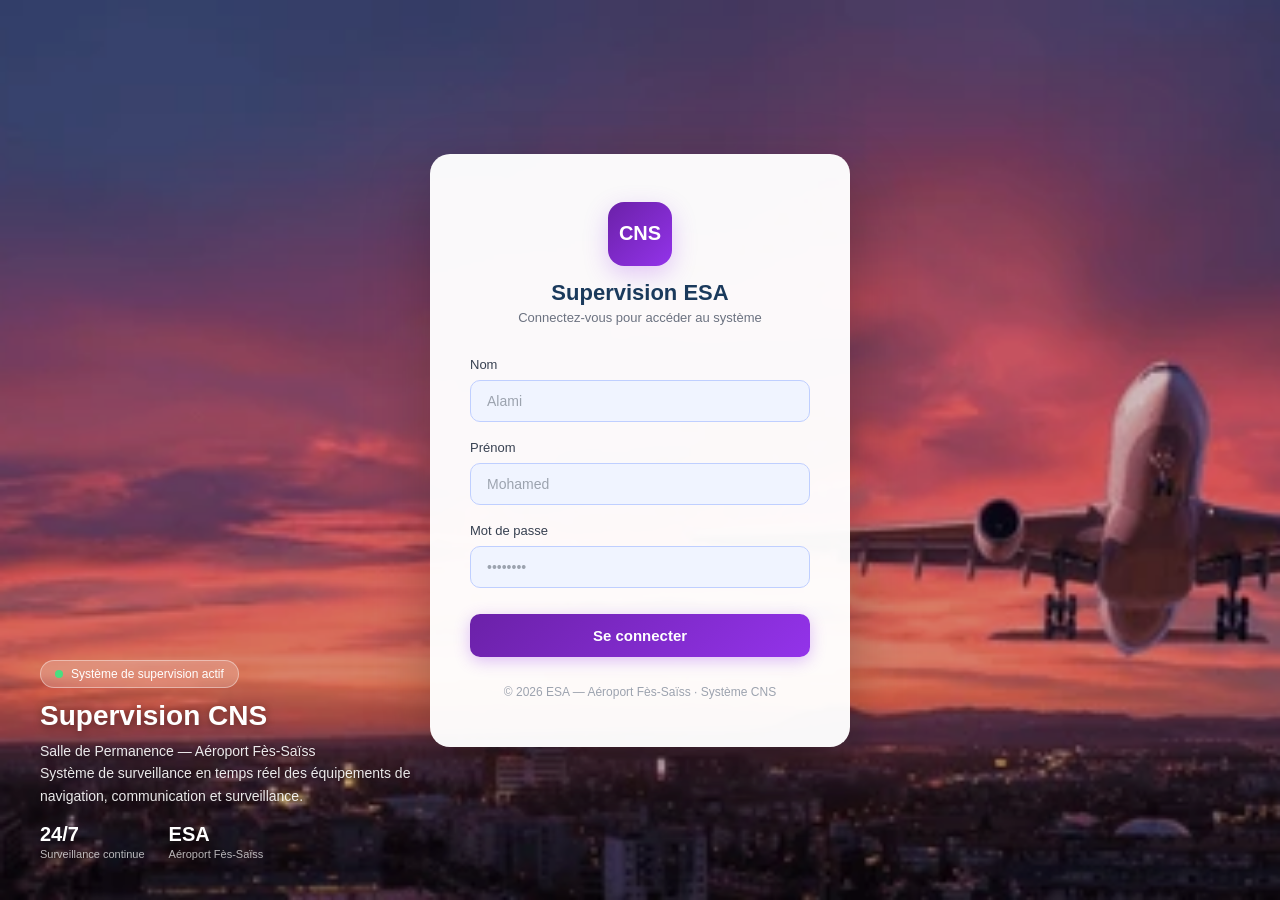
<file: frontend/index.html>
<!DOCTYPE html>
<html lang="fr">
<head>
    <meta charset="UTF-8">
    <meta name="viewport" content="width=device-width, initial-scale=1.0">
    <title>Supervision CNS - ESA</title>
    <link rel="stylesheet" href="style.css">
</head>


</script>
<body>

    <div class="header">
        <div class="header-gauche">
            <h1>Supervision CNS — Salle de Permanence ESA</h1>
            <p class="live">
                <span class="point-vert"></span>
                En direct · Mis à jour il y a <span id="derniere-maj">0</span>s
            </p>
        </div>
        <div class="header-droite">
            <p id="operateur">Opérateur : chargement...</p>
            <p id="heure-actuelle"></p>
           <button onclick="window.location.href='kpi.html'" class="btn-powerbi">
    📊 KPIs
</button>
<button onclick="window.location.href='historique.html'" class="btn-powerbi" style="background:#e0f2fe;color:#0369a1;">
    📋 Historique
</button>  <!-- ✅ Fermé correctement -->
</div>
    </div>

    <div class="section-metriques">
        <div class="carte-metrique">
            <p class="label">Systèmes OK</p>
            <p class="valeur ok" id="compteur-ok">...</p>
        </div>
        <div class="carte-metrique">
            <p class="label">En alarme</p>
            <p class="valeur alarm" id="compteur-alarm">...</p>
        </div>
        <div class="carte-metrique">
            <p class="label">En défaut</p>
            <p class="valeur fault" id="compteur-fault">...</p>
        </div>
        <div class="carte-metrique">
            <p class="label">Total supervisés</p>
            <p class="valeur total" id="compteur-total">...</p>
        </div>
    </div>

    <div class="section">
        <h2 class="titre-section">État des systèmes CNS</h2>
        <div class="grille-systemes" id="grille-systemes">

            <div class="carte-systeme ok-card" id="sys-1">
    <p class="sys-nom">VOR</p>
    <p class="sys-type">Navigation · SNMP</p>
    <span class="badge">...</span>
    <p class="sys-heure">--:--:--</p>
</div>

<div class="carte-systeme ok-card" id="sys-2">
    <p class="sys-nom">Localiser</p>
    <p class="sys-type">Navigation · SNMP</p>
    <span class="badge">...</span>
    <p class="sys-heure">--:--:--</p>
</div>

<div class="carte-systeme ok-card" id="sys-3">
    <p class="sys-nom">DME VOR</p>
    <p class="sys-type">Navigation · SNMP</p>
    <span class="badge">...</span>
    <p class="sys-heure">--:--:--</p>
</div>

<div class="carte-systeme ok-card" id="sys-4">
    <p class="sys-nom">DME Glide</p>
    <p class="sys-type">Navigation · SNMP</p>
    <span class="badge">...</span>
    <p class="sys-heure">--:--:--</p>
</div>

<div class="carte-systeme ok-card" id="sys-5">
    <p class="sys-nom">VHF COM 1</p>
    <p class="sys-type">Communication · RS-232</p>
    <span class="badge">...</span>
    <p class="sys-heure">--:--:--</p>
</div>

<div class="carte-systeme ok-card" id="sys-7">
    <p class="sys-nom">Glide</p>
    <p class="sys-type">Navigation · SNMP</p>
    <span class="badge">...</span>
    <p class="sys-heure">--:--:--</p>
</div>

<div class="carte-systeme ok-card" id="sys-6">
    <p class="sys-nom">ADS-B</p>
    <p class="sys-type">Surveillance · SNMP</p>
    <span class="badge">...</span>
    <p class="sys-heure">--:--:--</p>
</div>
        </div>
    </div>

    <div class="section">
        <h2 class="titre-section">Journal des alarmes</h2>
        <div class="tableau-container">
            <table class="tableau-alarmes">
                <thead>
                    <tr>
                        <th>Heure</th>
                        <th>Système</th>
                        <th>Type</th>
                        <th>État</th>
                        <th>Action</th>
                    </tr>
                </thead>
                <!-- ✅ Vide — rempli par WebSocket -->
                <tbody id="corps-alarmes"></tbody>                
            </table>
        </div>
    </div>
    <!-- ── PRÉDICTIONS IA ── -->
    <div class="section">
        <h2 class="titre-section">🤖 Prédictions IA — Risques de panne</h2>
        <div class="grille-systemes" id="grille-predictions">
           <p style="color:#9ca3af; padding:16px;">Chargement des prédictions...</p>
        </div>
    </div>

    <script src="dashboard.js"></script>
</body>
</html>
</file>
<file: frontend/style.css>
/* ─────────────────────────────
   RESET GLOBAL
───────────────────────────── */
* {
    margin: 0;
    padding: 0;
    box-sizing: border-box;
    font-family: 'Segoe UI', Arial, sans-serif;
}

body {
    background-color: #f0f2f5;
    color: #1a1a1a;
}

/* ─────────────────────────────
   HEADER
───────────────────────────── */
.header {
    background-color: #1a3a5c;
    color: white;
    padding: 16px 24px;
    display: flex;
    justify-content: space-between;
    align-items: center;
}

.header h1 {
    font-size: 17px;
    font-weight: 600;
}

.live {
    font-size: 12px;
    opacity: 0.8;
    margin-top: 4px;
    display: flex;
    align-items: center;
    gap: 6px;
}

.point-vert {
    width: 8px;
    height: 8px;
    border-radius: 50%;
    background: #4ade80;
    display: inline-block;
    animation: pulse 1.5s infinite;
}

@keyframes pulse {
    0%, 100% { opacity: 1; }
    50% { opacity: 0.3; }
}

.header-droite {
    text-align: right;
    font-size: 13px;
    opacity: 0.85;
}
.btn-powerbi {
    background: #f2c811;
    color: #1a1a1a;
    border: none;
    border-radius: 8px;
    padding: 6px 14px;
    font-size: 13px;
    font-weight: 600;
    cursor: pointer;
    margin-top: 6px;
    transition: background 0.2s;
}

.btn-powerbi:hover {
    background: #e6b800;
}

/* ─────────────────────────────
   MÉTRIQUES
───────────────────────────── */
.section-metriques {
    display: grid;
    grid-template-columns: repeat(4, 1fr);
    gap: 12px;
    padding: 16px 24px;
}

.carte-metrique {
    background: white;
    border-radius: 10px;
    padding: 14px 18px;
    border: 1px solid #e5e7eb;
}

.label {
    font-size: 12px;
    color: #6b7280;
    margin-bottom: 6px;
}

.valeur {
    font-size: 28px;
    font-weight: 600;
}

.ok { color: #16a34a; }
.alarm { color: #dc2626; }
.fault { color: #d97706; }
.total { color: #1a3a5c; }

/* ─────────────────────────────
   SECTIONS
───────────────────────────── */
.section {
    padding: 0 24px 20px;
}

.titre-section {
    font-size: 13px;
    font-weight: 600;
    color: #6b7280;
    text-transform: uppercase;
    letter-spacing: 0.05em;
    margin-bottom: 10px;
}

/* ─────────────────────────────
   GRILLE SYSTÈMES
───────────────────────────── */
.grille-systemes {
    display: grid;
    grid-template-columns: repeat(3, 1fr);
    gap: 10px;
}

.carte-systeme {
    background: white;
    border-radius: 10px;
    padding: 12px 16px;
    border: 1px solid #e5e7eb;
    border-left-width: 4px;
    display: flex;
    flex-direction: column;
    gap: 5px;
}

.ok-card { border-left-color: #16a34a; }
.alarm-card { border-left-color: #dc2626; }
.fault-card { border-left-color: #d97706; }

.sys-nom {
    font-size: 14px;
    font-weight: 600;
}

.sys-type {
    font-size: 11px;
    color: #6b7280;
}

.sys-heure {
    font-size: 10px;
    color: #9ca3af;
}

/* ─────────────────────────────
   BADGES
───────────────────────────── */
.badge {
    font-size: 11px;
    font-weight: 600;
    padding: 3px 10px;
    border-radius: 99px;
    display: inline-block;
    width: fit-content;
}

.badge-ok {
    background: #dcfce7;
    color: #166534;
}

.badge-alarm {
    background: #fee2e2;
    color: #991b1b;
}

.badge-fault {
    background: #fef3c7;
    color: #92400e;
}

/* ─────────────────────────────
   TABLEAU ALARMES
───────────────────────────── */
.tableau-container {
    background: white;
    border-radius: 10px;
    border: 1px solid #e5e7eb;
    overflow: hidden;
}

.tableau-alarmes {
    width: 100%;
    border-collapse: collapse;
    font-size: 13px;
}

.tableau-alarmes th {
    text-align: left;
    padding: 10px 14px;
    background: #f9fafb;
    color: #6b7280;
    font-weight: 600;
    border-bottom: 1px solid #e5e7eb;
}

.tableau-alarmes td {
    padding: 10px 14px;
    border-bottom: 1px solid #f3f4f6;
}

.tableau-alarmes tr:last-child td {
    border-bottom: none;
}

/* ─────────────────────────────
   BOUTON ACQUITTER
───────────────────────────── */
.btn-acquitter {
    font-size: 11px;
    padding: 4px 12px;
    border: 1px solid #d1d5db;
    border-radius: 6px;
    background: white;
    color: #374151;
    cursor: pointer;
}

.btn-acquitter:hover {
    background: #f3f4f6;
}

/* ─────────────────────────────
   LOGIN PAGE
───────────────────────────── */
.login-body {
    background: #f0f2f5;
    display: flex;
    justify-content: center;
    align-items: center;
    min-height: 100vh;
}

.login-container {
    background: white;
    border-radius: 16px;
    padding: 40px;
    width: 100%;
    max-width: 400px;
    border: 1px solid #e5e7eb;
}

.login-logo {
    text-align: center;
    margin-bottom: 32px;
}

.logo-icon {
    width: 64px;
    height: 64px;
    background: #1a3a5c;
    color: white;
    border-radius: 16px;
    display: flex;
    align-items: center;
    justify-content: center;
    font-size: 18px;
    font-weight: 700;
    margin: 0 auto 12px;
}

.login-logo h1 {
    font-size: 20px;
    font-weight: 700;
    margin-bottom: 4px;
}

.login-logo p {
    font-size: 13px;
    color: #6b7280;
}

/* FORM */
.login-form .champ {
    margin-bottom: 16px;
}

.login-form label {
    display: block;
    font-size: 13px;
    font-weight: 500;
    color: #374151;
    margin-bottom: 6px;
}

.login-form input {
    width: 100%;
    padding: 10px 14px;
    border: 1px solid #d1d5db;
    border-radius: 8px;
    font-size: 14px;
    outline: none;
    transition: border 0.2s;
}

.login-form input:focus {
    border-color: #1a3a5c;
}

.login-form button {
    width: 100%;
    padding: 12px;
    background: #1a3a5c;
    color: white;
    border: none;
    border-radius: 8px;
    font-size: 15px;
    font-weight: 600;
    cursor: pointer;
    margin-top: 8px;
    transition: background 0.2s;
}

.login-form button:hover {
    background: #243f6b;
}

.login-form button:disabled {
    opacity: 0.6;
    cursor: not-allowed;
}

/* ERREUR */
.erreur {
    background: #fee2e2;
    color: #991b1b;
    padding: 10px 14px;
    border-radius: 8px;
    font-size: 13px;
    margin-bottom: 16px;
    border: 1px solid #fca5a5;
}
</file>
